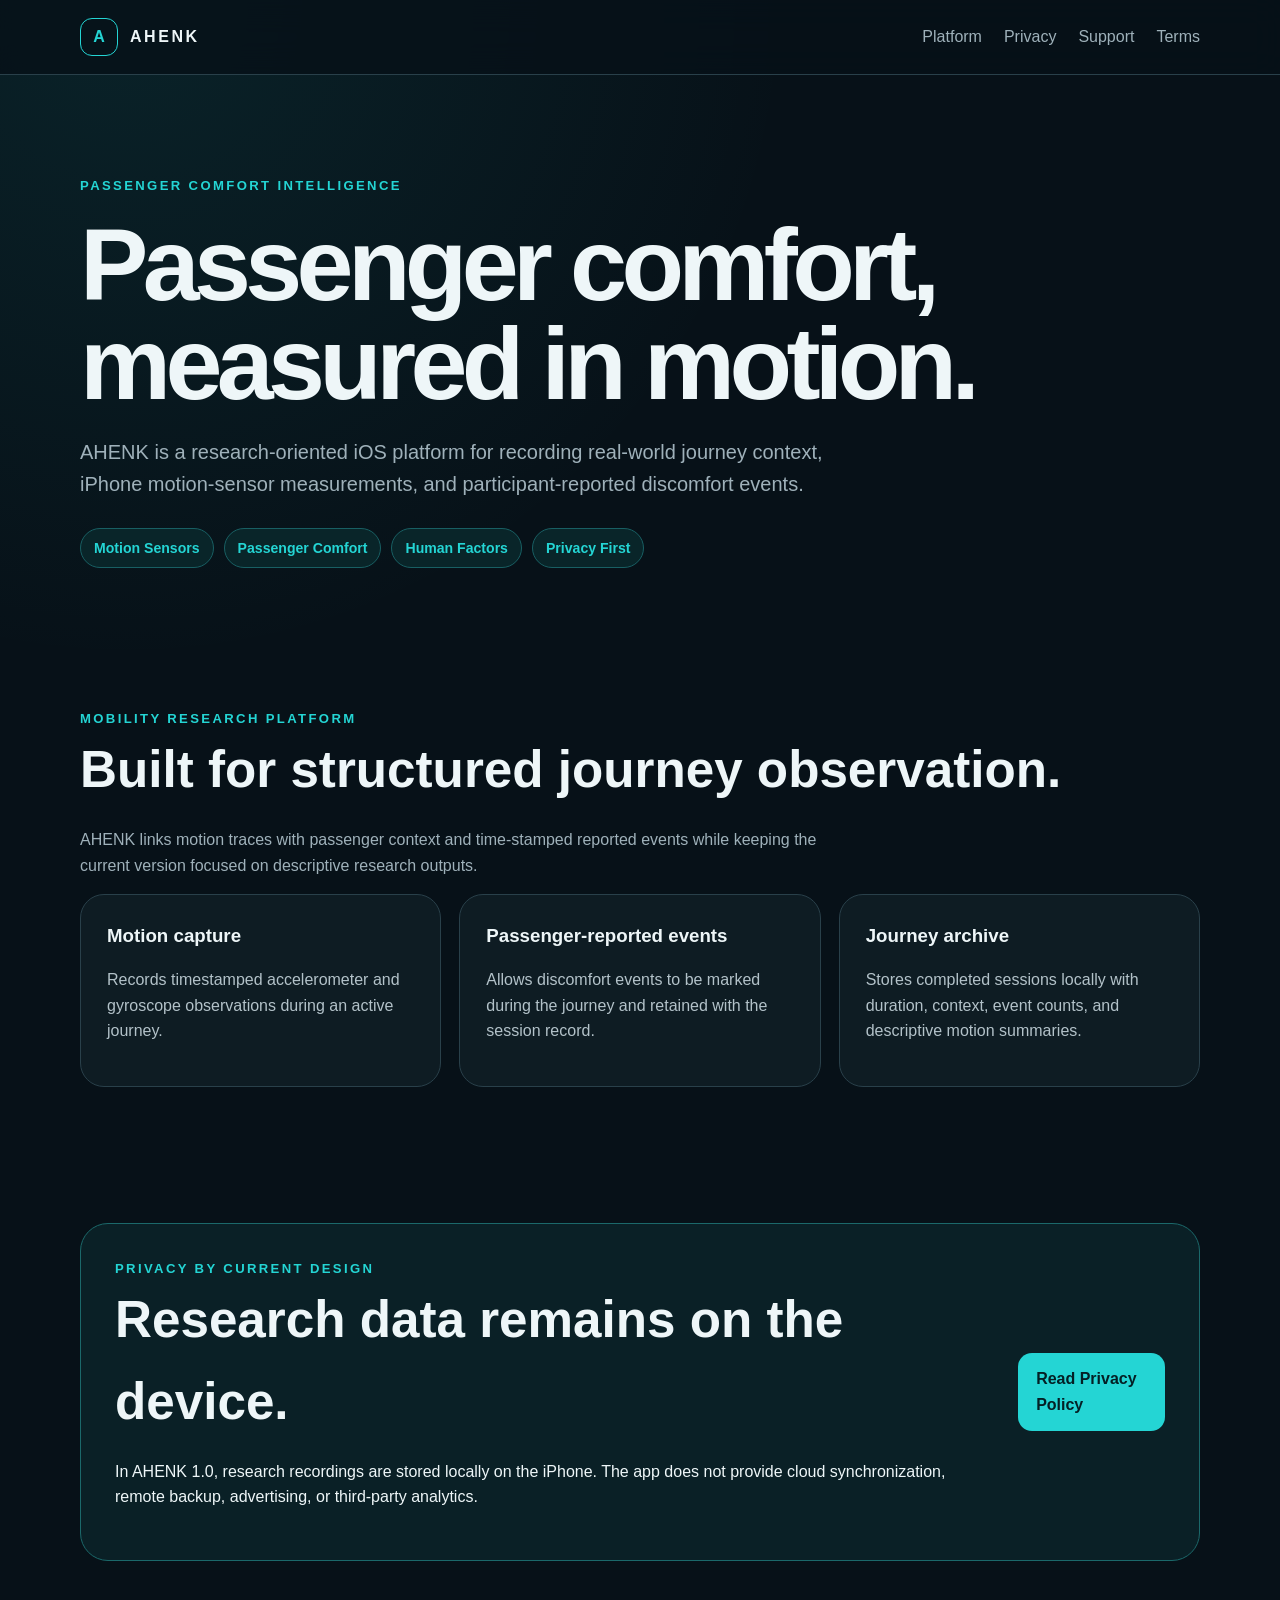
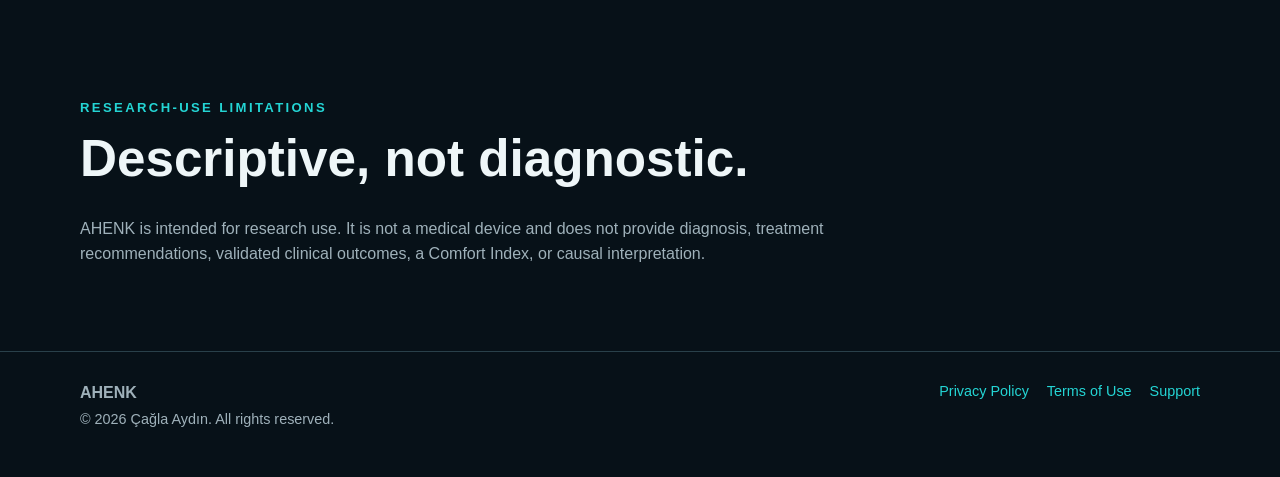
<file: index.html>
<!doctype html><html lang="en"><head><meta charset="utf-8"><meta name="viewport" content="width=device-width,initial-scale=1"><meta name="description" content="AHENK Research — passenger comfort research and real-world journey motion data collection."><title>AHENK Research</title><link rel="stylesheet" href="styles.css"></head><body>
<header><div class="wrap nav"><a class="brand" href="index.html"><span class="mark">A</span> AHENK</a><nav><a href="#platform">Platform</a><a href="privacy.html">Privacy</a><a href="support.html">Support</a><a href="terms.html">Terms</a></nav></div></header>
<main>
<section class="hero"><div class="wrap"><div class="eyebrow">PASSENGER COMFORT INTELLIGENCE</div><h1>Passenger comfort,<br>measured in motion.</h1><p>AHENK is a research-oriented iOS platform for recording real-world journey context, iPhone motion-sensor measurements, and participant-reported discomfort events.</p><div class="badges"><span class="badge">Motion Sensors</span><span class="badge">Passenger Comfort</span><span class="badge">Human Factors</span><span class="badge">Privacy First</span></div></div></section>
<section class="section" id="platform"><div class="wrap"><div class="eyebrow">MOBILITY RESEARCH PLATFORM</div><h2>Built for structured journey observation.</h2><p class="section-lead">AHENK links motion traces with passenger context and time-stamped reported events while keeping the current version focused on descriptive research outputs.</p><div class="grid"><article class="card"><h3>Motion capture</h3><p>Records timestamped accelerometer and gyroscope observations during an active journey.</p></article><article class="card"><h3>Passenger-reported events</h3><p>Allows discomfort events to be marked during the journey and retained with the session record.</p></article><article class="card"><h3>Journey archive</h3><p>Stores completed sessions locally with duration, context, event counts, and descriptive motion summaries.</p></article></div></div></section>
<section class="section"><div class="wrap"><div class="callout"><div><div class="eyebrow">Privacy by current design</div><h2>Research data remains on the device.</h2><p>In AHENK 1.0, research recordings are stored locally on the iPhone. The app does not provide cloud synchronization, remote backup, advertising, or third-party analytics.</p></div><a class="btn" href="privacy.html">Read Privacy Policy</a></div></div></section>
<section class="section"><div class="wrap"><div class="eyebrow">Research-use limitations</div><h2>Descriptive, not diagnostic.</h2><p class="section-lead">AHENK is intended for research use. It is not a medical device and does not provide diagnosis, treatment recommendations, validated clinical outcomes, a Comfort Index, or causal interpretation.</p></div></section>
</main>
<footer><div class="wrap footer-row"><div><strong>AHENK </strong><br><span class="small">© 2026 Çağla Aydın. All rights reserved.</span></div><div class="footer-links small"><a href="privacy.html">Privacy Policy</a><a href="terms.html">Terms of Use</a><a href="support.html">Support</a></div></div></footer>
</body></html>
</file>
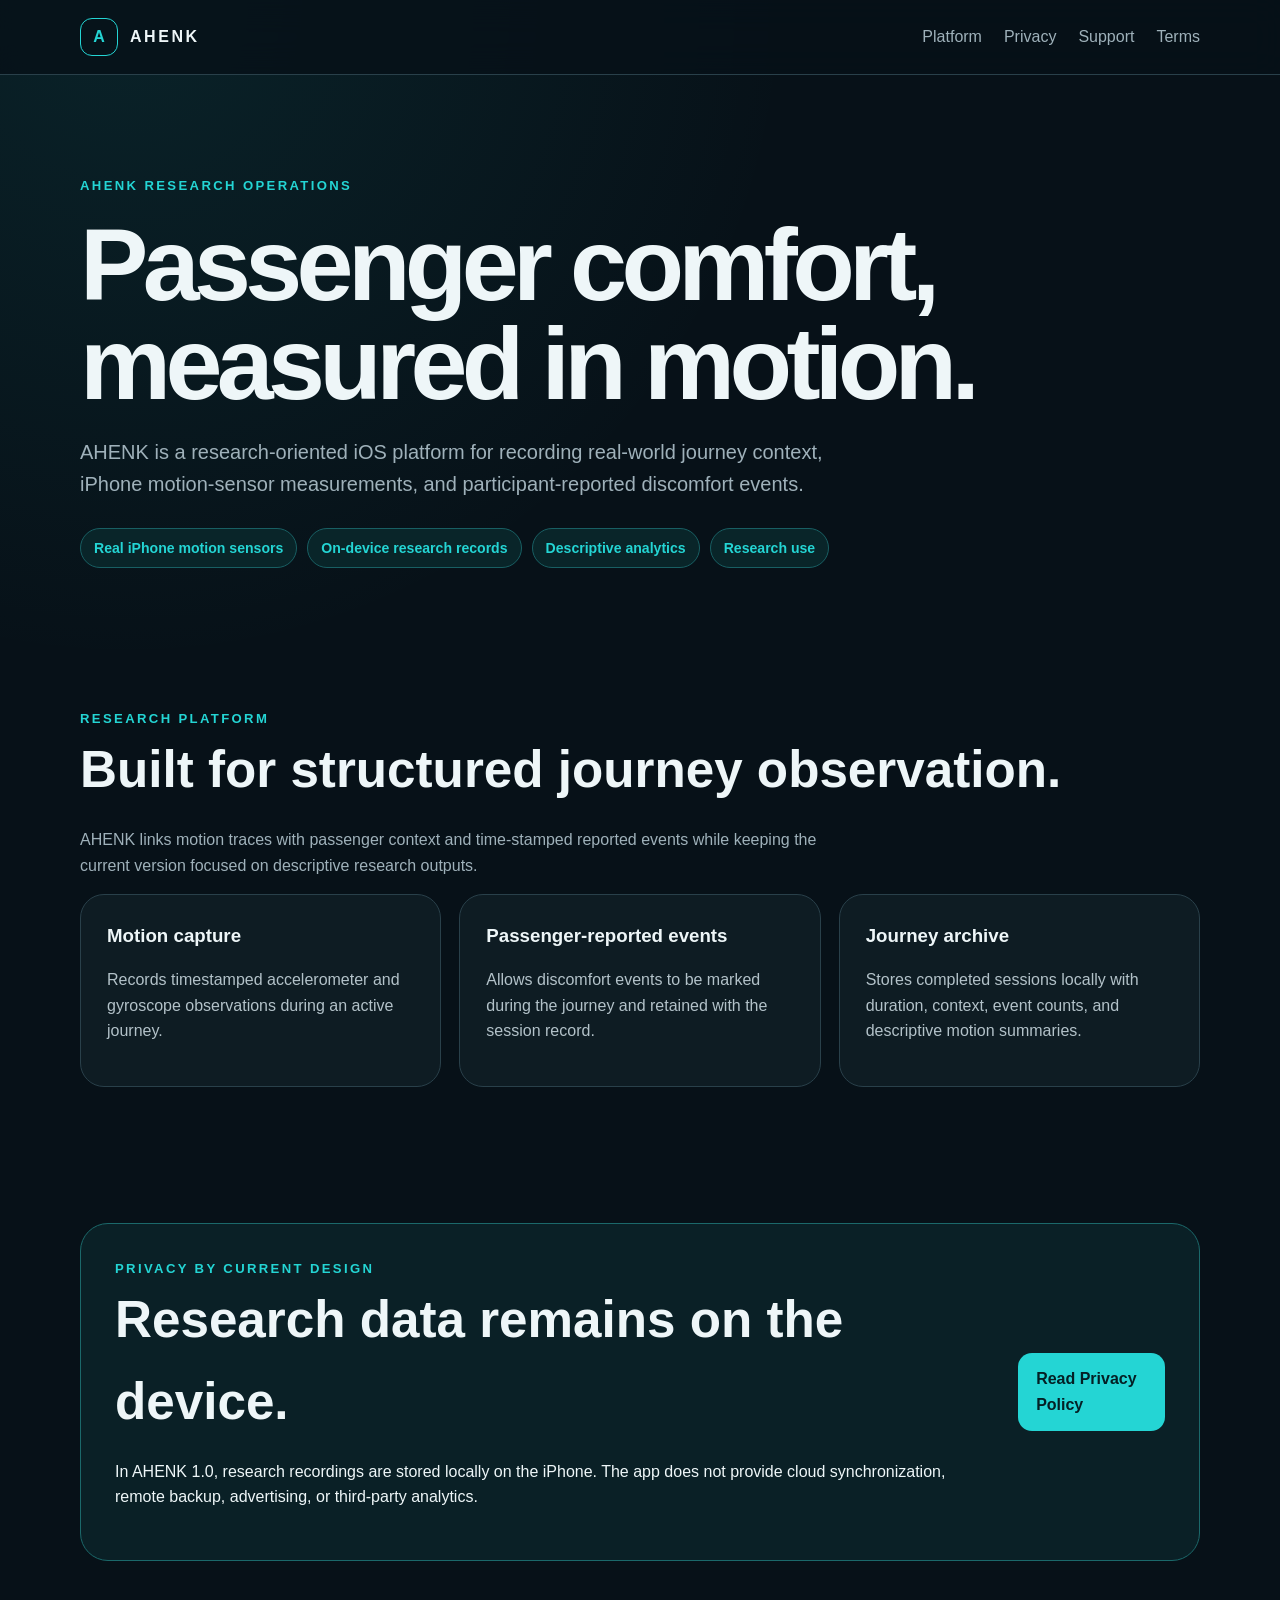
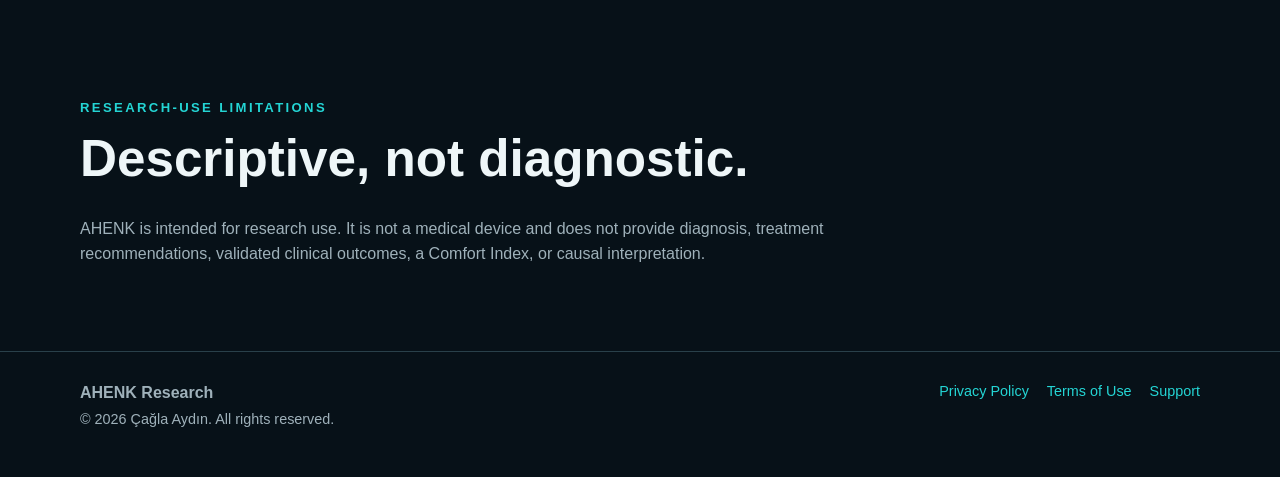
<file: AHENK_AppStore_Website/index.html>
<!doctype html><html lang="en"><head><meta charset="utf-8"><meta name="viewport" content="width=device-width,initial-scale=1"><meta name="description" content="AHENK Research — passenger comfort research and real-world journey motion data collection."><title>AHENK Research</title><link rel="stylesheet" href="styles.css"></head><body>
<header><div class="wrap nav"><a class="brand" href="index.html"><span class="mark">A</span> AHENK</a><nav><a href="#platform">Platform</a><a href="privacy.html">Privacy</a><a href="support.html">Support</a><a href="terms.html">Terms</a></nav></div></header>
<main>
<section class="hero"><div class="wrap"><div class="eyebrow">AHENK Research Operations</div><h1>Passenger comfort,<br>measured in motion.</h1><p>AHENK is a research-oriented iOS platform for recording real-world journey context, iPhone motion-sensor measurements, and participant-reported discomfort events.</p><div class="badges"><span class="badge">Real iPhone motion sensors</span><span class="badge">On-device research records</span><span class="badge">Descriptive analytics</span><span class="badge">Research use</span></div></div></section>
<section class="section" id="platform"><div class="wrap"><div class="eyebrow">Research platform</div><h2>Built for structured journey observation.</h2><p class="section-lead">AHENK links motion traces with passenger context and time-stamped reported events while keeping the current version focused on descriptive research outputs.</p><div class="grid"><article class="card"><h3>Motion capture</h3><p>Records timestamped accelerometer and gyroscope observations during an active journey.</p></article><article class="card"><h3>Passenger-reported events</h3><p>Allows discomfort events to be marked during the journey and retained with the session record.</p></article><article class="card"><h3>Journey archive</h3><p>Stores completed sessions locally with duration, context, event counts, and descriptive motion summaries.</p></article></div></div></section>
<section class="section"><div class="wrap"><div class="callout"><div><div class="eyebrow">Privacy by current design</div><h2>Research data remains on the device.</h2><p>In AHENK 1.0, research recordings are stored locally on the iPhone. The app does not provide cloud synchronization, remote backup, advertising, or third-party analytics.</p></div><a class="btn" href="privacy.html">Read Privacy Policy</a></div></div></section>
<section class="section"><div class="wrap"><div class="eyebrow">Research-use limitations</div><h2>Descriptive, not diagnostic.</h2><p class="section-lead">AHENK is intended for research use. It is not a medical device and does not provide diagnosis, treatment recommendations, validated clinical outcomes, a Comfort Index, or causal interpretation.</p></div></section>
</main>
<footer><div class="wrap footer-row"><div><strong>AHENK Research</strong><br><span class="small">© 2026 Çağla Aydın. All rights reserved.</span></div><div class="footer-links small"><a href="privacy.html">Privacy Policy</a><a href="terms.html">Terms of Use</a><a href="support.html">Support</a></div></div></footer>
</body></html>
</file>
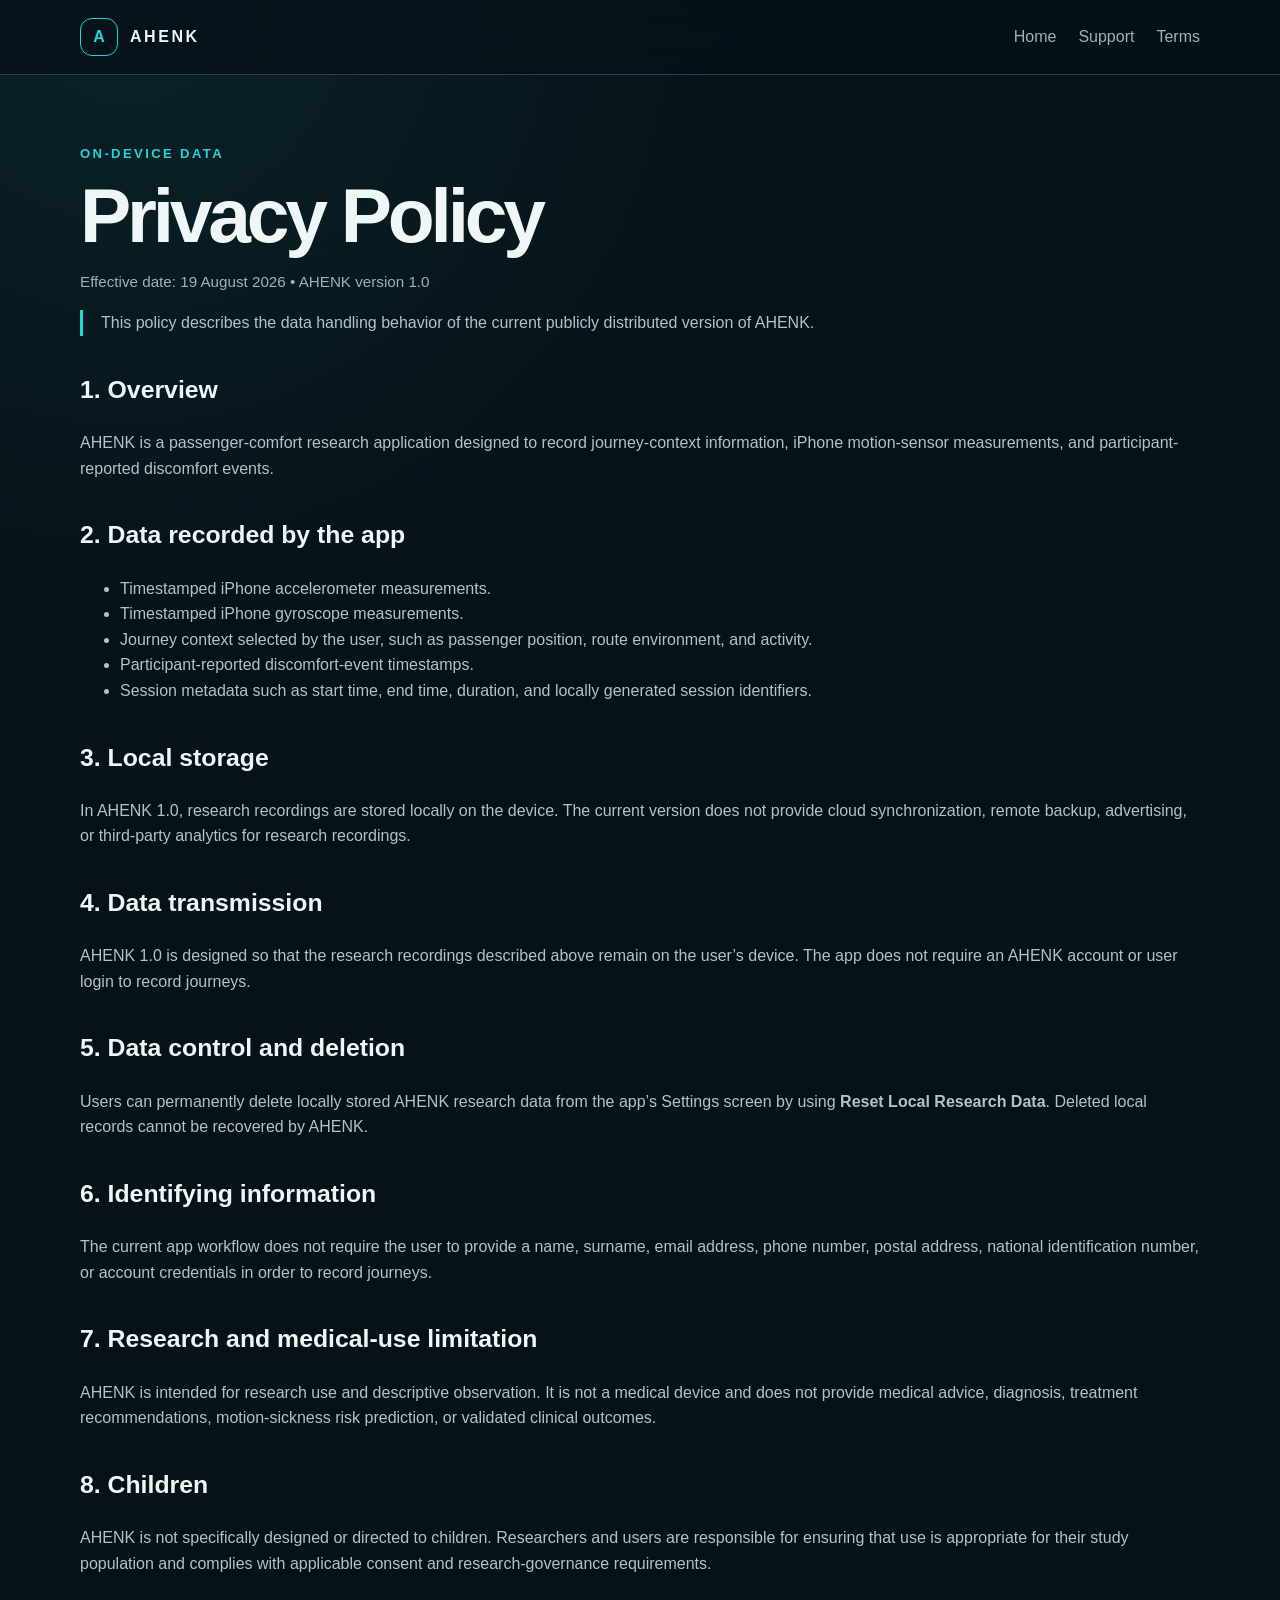
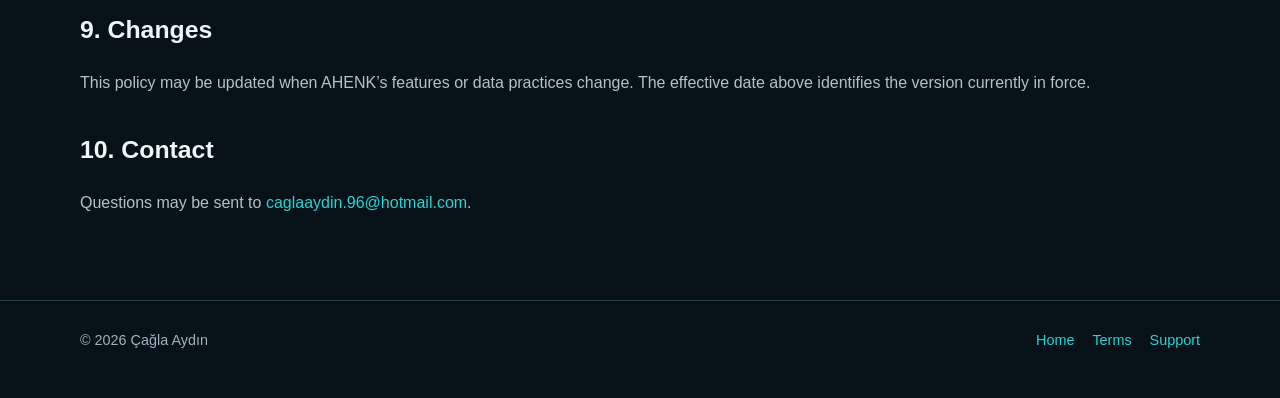
<file: privacy.html>
<!doctype html><html lang="en"><head><meta charset="utf-8"><meta name="viewport" content="width=device-width,initial-scale=1"><title>Privacy Policy — AHENK</title><link rel="stylesheet" href="styles.css"></head><body>
<header><div class="wrap nav"><a class="brand" href="index.html"><span class="mark">A</span> AHENK</a><nav><a href="index.html">Home</a><a href="support.html">Support</a><a href="terms.html">Terms</a></nav></div></header>
<main class="legal"><div class="wrap"><div class="eyebrow">On-device data</div><h1>Privacy Policy</h1><p class="meta">Effective date: 19 August 2026 • AHENK version 1.0</p><p class="notice">This policy describes the data handling behavior of the current publicly distributed version of AHENK.</p>
<h2>1. Overview</h2><p>AHENK is a passenger-comfort research application designed to record journey-context information, iPhone motion-sensor measurements, and participant-reported discomfort events.</p>
<h2>2. Data recorded by the app</h2><ul><li>Timestamped iPhone accelerometer measurements.</li><li>Timestamped iPhone gyroscope measurements.</li><li>Journey context selected by the user, such as passenger position, route environment, and activity.</li><li>Participant-reported discomfort-event timestamps.</li><li>Session metadata such as start time, end time, duration, and locally generated session identifiers.</li></ul>
<h2>3. Local storage</h2><p>In AHENK 1.0, research recordings are stored locally on the device. The current version does not provide cloud synchronization, remote backup, advertising, or third-party analytics for research recordings.</p>
<h2>4. Data transmission</h2><p>AHENK 1.0 is designed so that the research recordings described above remain on the user’s device. The app does not require an AHENK account or user login to record journeys.</p>
<h2>5. Data control and deletion</h2><p>Users can permanently delete locally stored AHENK research data from the app’s Settings screen by using <strong>Reset Local Research Data</strong>. Deleted local records cannot be recovered by AHENK.</p>
<h2>6. Identifying information</h2><p>The current app workflow does not require the user to provide a name, surname, email address, phone number, postal address, national identification number, or account credentials in order to record journeys.</p>
<h2>7. Research and medical-use limitation</h2><p>AHENK is intended for research use and descriptive observation. It is not a medical device and does not provide medical advice, diagnosis, treatment recommendations, motion-sickness risk prediction, or validated clinical outcomes.</p>
<h2>8. Children</h2><p>AHENK is not specifically designed or directed to children. Researchers and users are responsible for ensuring that use is appropriate for their study population and complies with applicable consent and research-governance requirements.</p>
<h2>9. Changes</h2><p>This policy may be updated when AHENK’s features or data practices change. The effective date above identifies the version currently in force.</p>
<h2>10. Contact</h2><p>Questions may be sent to <a href="mailto:caglaaydin.96@hotmail.com">caglaaydin.96@hotmail.com</a>.</p>
</div></main><footer><div class="wrap footer-row"><span class="small">© 2026 Çağla Aydın</span><div class="footer-links small"><a href="index.html">Home</a><a href="terms.html">Terms</a><a href="support.html">Support</a></div></div></footer></body></html>
</file>
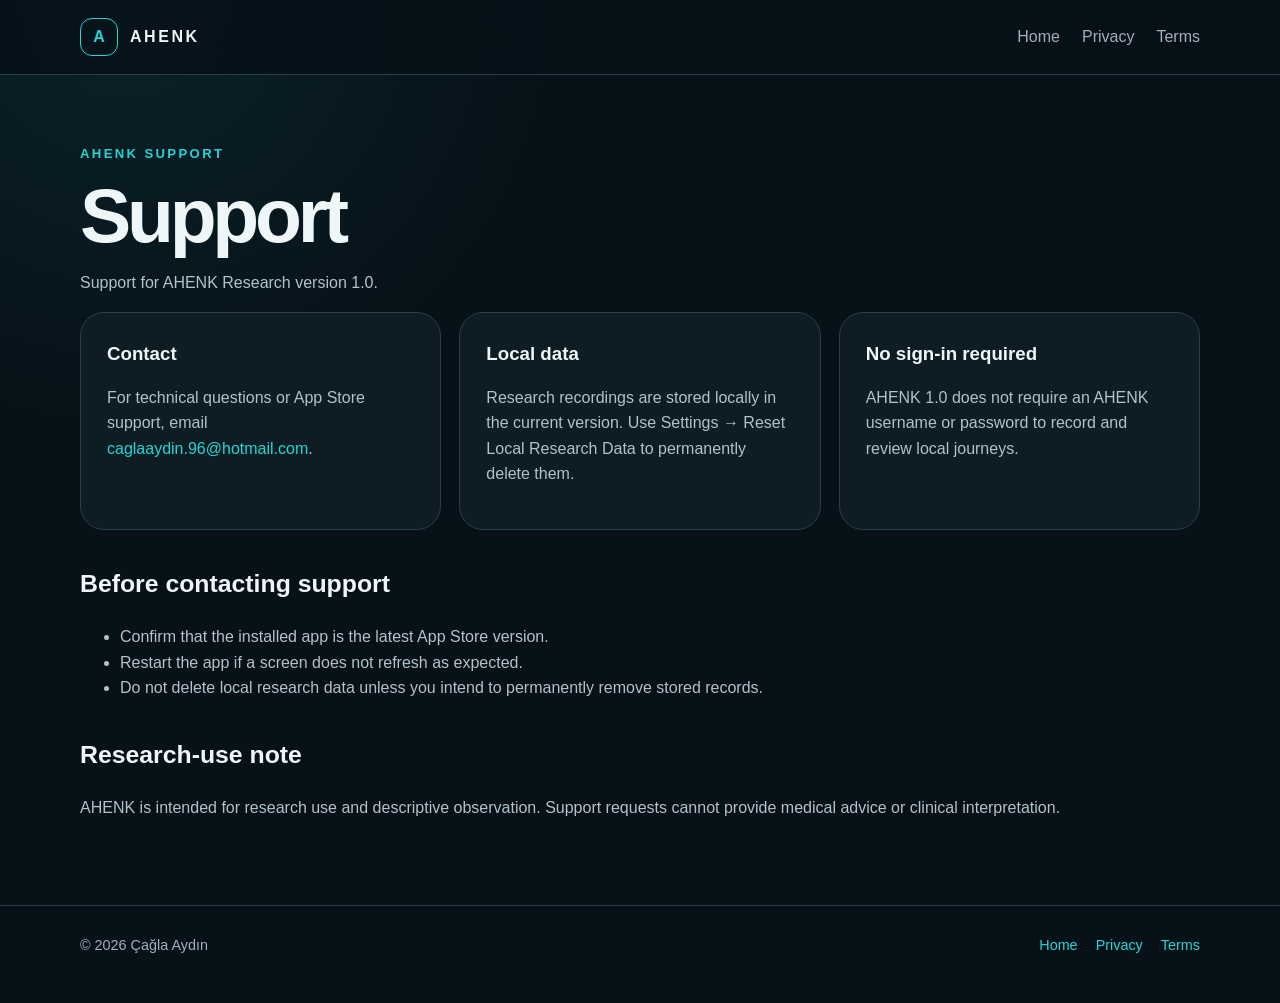
<file: support.html>
<!doctype html><html lang="en"><head><meta charset="utf-8"><meta name="viewport" content="width=device-width,initial-scale=1"><title>Support — AHENK</title><link rel="stylesheet" href="styles.css"></head><body>
<header><div class="wrap nav"><a class="brand" href="index.html"><span class="mark">A</span> AHENK</a><nav><a href="index.html">Home</a><a href="privacy.html">Privacy</a><a href="terms.html">Terms</a></nav></div></header>
<main class="legal"><div class="wrap"><div class="eyebrow">AHENK Support</div><h1>Support</h1><p class="section-lead">Support for AHENK Research version 1.0.</p>
<div class="grid"><article class="card"><h3>Contact</h3><p>For technical questions or App Store support, email <a href="mailto:caglaaydin.96@hotmail.com">caglaaydin.96@hotmail.com</a>.</p></article><article class="card"><h3>Local data</h3><p>Research recordings are stored locally in the current version. Use Settings → Reset Local Research Data to permanently delete them.</p></article><article class="card"><h3>No sign-in required</h3><p>AHENK 1.0 does not require an AHENK username or password to record and review local journeys.</p></article></div>
<h2>Before contacting support</h2><ul><li>Confirm that the installed app is the latest App Store version.</li><li>Restart the app if a screen does not refresh as expected.</li><li>Do not delete local research data unless you intend to permanently remove stored records.</li></ul>
<h2>Research-use note</h2><p>AHENK is intended for research use and descriptive observation. Support requests cannot provide medical advice or clinical interpretation.</p>
</div></main><footer><div class="wrap footer-row"><span class="small">© 2026 Çağla Aydın</span><div class="footer-links small"><a href="index.html">Home</a><a href="privacy.html">Privacy</a><a href="terms.html">Terms</a></div></div></footer></body></html>
</file>
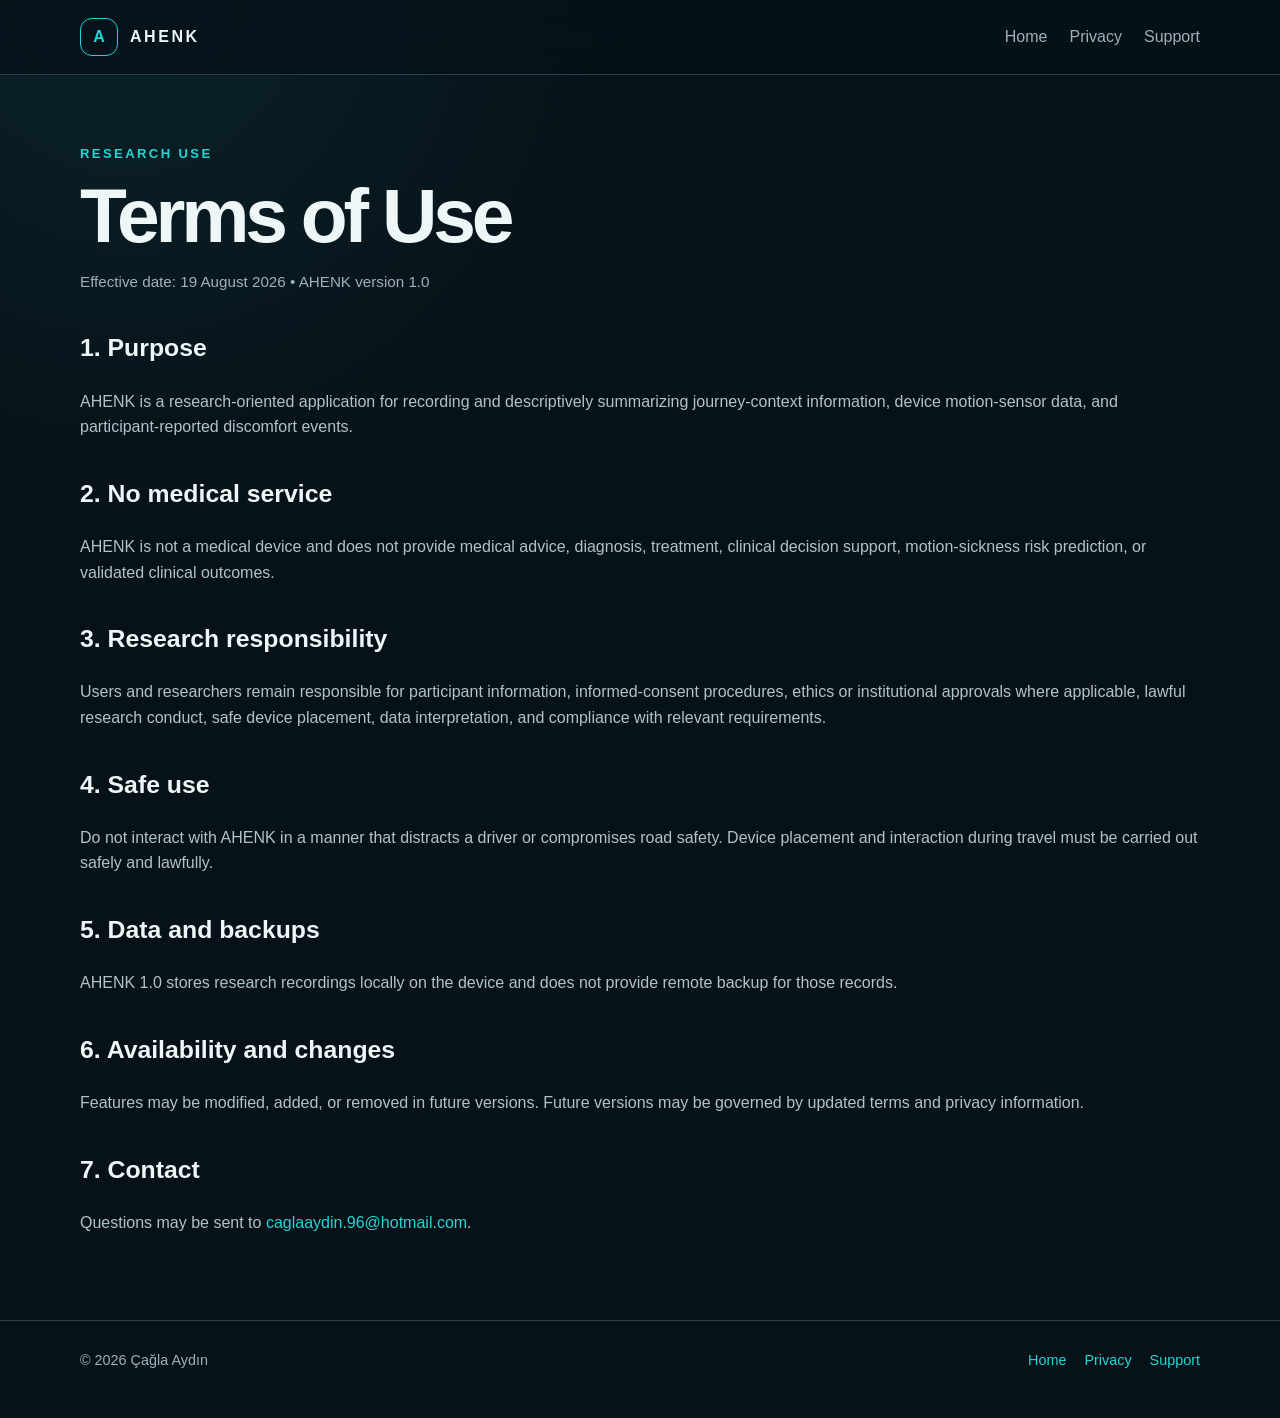
<file: terms.html>
<!doctype html><html lang="en"><head><meta charset="utf-8"><meta name="viewport" content="width=device-width,initial-scale=1"><title>Terms of Use — AHENK</title><link rel="stylesheet" href="styles.css"></head><body>
<header><div class="wrap nav"><a class="brand" href="index.html"><span class="mark">A</span> AHENK</a><nav><a href="index.html">Home</a><a href="privacy.html">Privacy</a><a href="support.html">Support</a></nav></div></header>
<main class="legal"><div class="wrap"><div class="eyebrow">Research use</div><h1>Terms of Use</h1><p class="meta">Effective date: 19 August 2026 • AHENK version 1.0</p>
<h2>1. Purpose</h2><p>AHENK is a research-oriented application for recording and descriptively summarizing journey-context information, device motion-sensor data, and participant-reported discomfort events.</p>
<h2>2. No medical service</h2><p>AHENK is not a medical device and does not provide medical advice, diagnosis, treatment, clinical decision support, motion-sickness risk prediction, or validated clinical outcomes.</p>
<h2>3. Research responsibility</h2><p>Users and researchers remain responsible for participant information, informed-consent procedures, ethics or institutional approvals where applicable, lawful research conduct, safe device placement, data interpretation, and compliance with relevant requirements.</p>
<h2>4. Safe use</h2><p>Do not interact with AHENK in a manner that distracts a driver or compromises road safety. Device placement and interaction during travel must be carried out safely and lawfully.</p>
<h2>5. Data and backups</h2><p>AHENK 1.0 stores research recordings locally on the device and does not provide remote backup for those records.</p>
<h2>6. Availability and changes</h2><p>Features may be modified, added, or removed in future versions. Future versions may be governed by updated terms and privacy information.</p>
<h2>7. Contact</h2><p>Questions may be sent to <a href="mailto:caglaaydin.96@hotmail.com">caglaaydin.96@hotmail.com</a>.</p>
</div></main><footer><div class="wrap footer-row"><span class="small">© 2026 Çağla Aydın</span><div class="footer-links small"><a href="index.html">Home</a><a href="privacy.html">Privacy</a><a href="support.html">Support</a></div></div></footer></body></html>
</file>
<file: styles.css>
:root{--bg:#071118;--card:#0e1c23;--line:#29404a;--text:#eef6f8;--muted:#9fb1ba;--teal:#24d5d4;--max:1120px}
*{box-sizing:border-box}html{scroll-behavior:smooth}body{margin:0;font-family:-apple-system,BlinkMacSystemFont,"Segoe UI",Arial,sans-serif;background:radial-gradient(circle at 10% 0%,rgba(36,213,212,.09),transparent 28%),var(--bg);color:var(--text);line-height:1.6}a{color:var(--teal);text-decoration:none}a:hover{text-decoration:underline}.wrap{width:min(var(--max),calc(100% - 40px));margin:auto}header{position:sticky;top:0;z-index:20;backdrop-filter:blur(16px);background:rgba(7,17,24,.84);border-bottom:1px solid var(--line)}.nav{height:74px;display:flex;align-items:center;justify-content:space-between}.brand{display:flex;align-items:center;gap:12px;font-weight:800;letter-spacing:.16em;color:var(--text)}.mark{width:38px;height:38px;border:1px solid var(--teal);border-radius:12px;display:grid;place-items:center;color:var(--teal);font-weight:900;letter-spacing:0}nav{display:flex;gap:22px}nav a{color:var(--muted)}.hero{padding:100px 0 72px}.eyebrow{color:var(--teal);letter-spacing:.18em;text-transform:uppercase;font-weight:750;font-size:.82rem}h1{font-size:clamp(3rem,8vw,6.8rem);line-height:.96;margin:.2em 0 .22em;letter-spacing:-.055em}.hero p{font-size:1.25rem;max-width:760px;color:var(--muted)}.badges{display:flex;flex-wrap:wrap;gap:10px;margin-top:28px}.badge{border:1px solid #185f63;color:var(--teal);background:#092529;border-radius:999px;padding:8px 13px;font-weight:650;font-size:.88rem}.section,.legal{padding:68px 0}.section h2{font-size:clamp(2rem,4vw,3.4rem);margin:0 0 10px}.section-lead{color:var(--muted);max-width:760px}.grid{display:grid;grid-template-columns:repeat(3,1fr);gap:18px}.card{border:1px solid var(--line);background:var(--card);border-radius:24px;padding:26px}.card h3{margin:0 0 10px}.card p,.legal p,.legal li{color:#b3c2c9}.callout{border:1px solid #1b686a;background:#0a2026;border-radius:28px;padding:34px;display:flex;justify-content:space-between;gap:30px;align-items:center}.btn{display:inline-block;padding:13px 18px;border-radius:14px;background:var(--teal);color:#042025;font-weight:800}.legal h1{font-size:clamp(2.7rem,6vw,4.8rem)}.legal h2{font-size:1.55rem;margin-top:34px}.meta{color:var(--muted)!important;font-size:.95rem}.notice{border-left:3px solid var(--teal);padding-left:18px}footer{border-top:1px solid var(--line);padding:28px 0 46px;color:var(--muted)}.footer-row{display:flex;justify-content:space-between;gap:20px;flex-wrap:wrap}.footer-links{display:flex;gap:18px;flex-wrap:wrap}.small{font-size:.9rem}@media(max-width:820px){nav{display:none}.grid{grid-template-columns:1fr}.callout{display:block}.callout .btn{margin-top:20px}}
</file>
<file: AHENK_AppStore_Website/styles.css>
:root{--bg:#071118;--card:#0e1c23;--line:#29404a;--text:#eef6f8;--muted:#9fb1ba;--teal:#24d5d4;--max:1120px}
*{box-sizing:border-box}html{scroll-behavior:smooth}body{margin:0;font-family:-apple-system,BlinkMacSystemFont,"Segoe UI",Arial,sans-serif;background:radial-gradient(circle at 10% 0%,rgba(36,213,212,.09),transparent 28%),var(--bg);color:var(--text);line-height:1.6}a{color:var(--teal);text-decoration:none}a:hover{text-decoration:underline}.wrap{width:min(var(--max),calc(100% - 40px));margin:auto}header{position:sticky;top:0;z-index:20;backdrop-filter:blur(16px);background:rgba(7,17,24,.84);border-bottom:1px solid var(--line)}.nav{height:74px;display:flex;align-items:center;justify-content:space-between}.brand{display:flex;align-items:center;gap:12px;font-weight:800;letter-spacing:.16em;color:var(--text)}.mark{width:38px;height:38px;border:1px solid var(--teal);border-radius:12px;display:grid;place-items:center;color:var(--teal);font-weight:900;letter-spacing:0}nav{display:flex;gap:22px}nav a{color:var(--muted)}.hero{padding:100px 0 72px}.eyebrow{color:var(--teal);letter-spacing:.18em;text-transform:uppercase;font-weight:750;font-size:.82rem}h1{font-size:clamp(3rem,8vw,6.8rem);line-height:.96;margin:.2em 0 .22em;letter-spacing:-.055em}.hero p{font-size:1.25rem;max-width:760px;color:var(--muted)}.badges{display:flex;flex-wrap:wrap;gap:10px;margin-top:28px}.badge{border:1px solid #185f63;color:var(--teal);background:#092529;border-radius:999px;padding:8px 13px;font-weight:650;font-size:.88rem}.section,.legal{padding:68px 0}.section h2{font-size:clamp(2rem,4vw,3.4rem);margin:0 0 10px}.section-lead{color:var(--muted);max-width:760px}.grid{display:grid;grid-template-columns:repeat(3,1fr);gap:18px}.card{border:1px solid var(--line);background:var(--card);border-radius:24px;padding:26px}.card h3{margin:0 0 10px}.card p,.legal p,.legal li{color:#b3c2c9}.callout{border:1px solid #1b686a;background:#0a2026;border-radius:28px;padding:34px;display:flex;justify-content:space-between;gap:30px;align-items:center}.btn{display:inline-block;padding:13px 18px;border-radius:14px;background:var(--teal);color:#042025;font-weight:800}.legal h1{font-size:clamp(2.7rem,6vw,4.8rem)}.legal h2{font-size:1.55rem;margin-top:34px}.meta{color:var(--muted)!important;font-size:.95rem}.notice{border-left:3px solid var(--teal);padding-left:18px}footer{border-top:1px solid var(--line);padding:28px 0 46px;color:var(--muted)}.footer-row{display:flex;justify-content:space-between;gap:20px;flex-wrap:wrap}.footer-links{display:flex;gap:18px;flex-wrap:wrap}.small{font-size:.9rem}@media(max-width:820px){nav{display:none}.grid{grid-template-columns:1fr}.callout{display:block}.callout .btn{margin-top:20px}}
</file>
